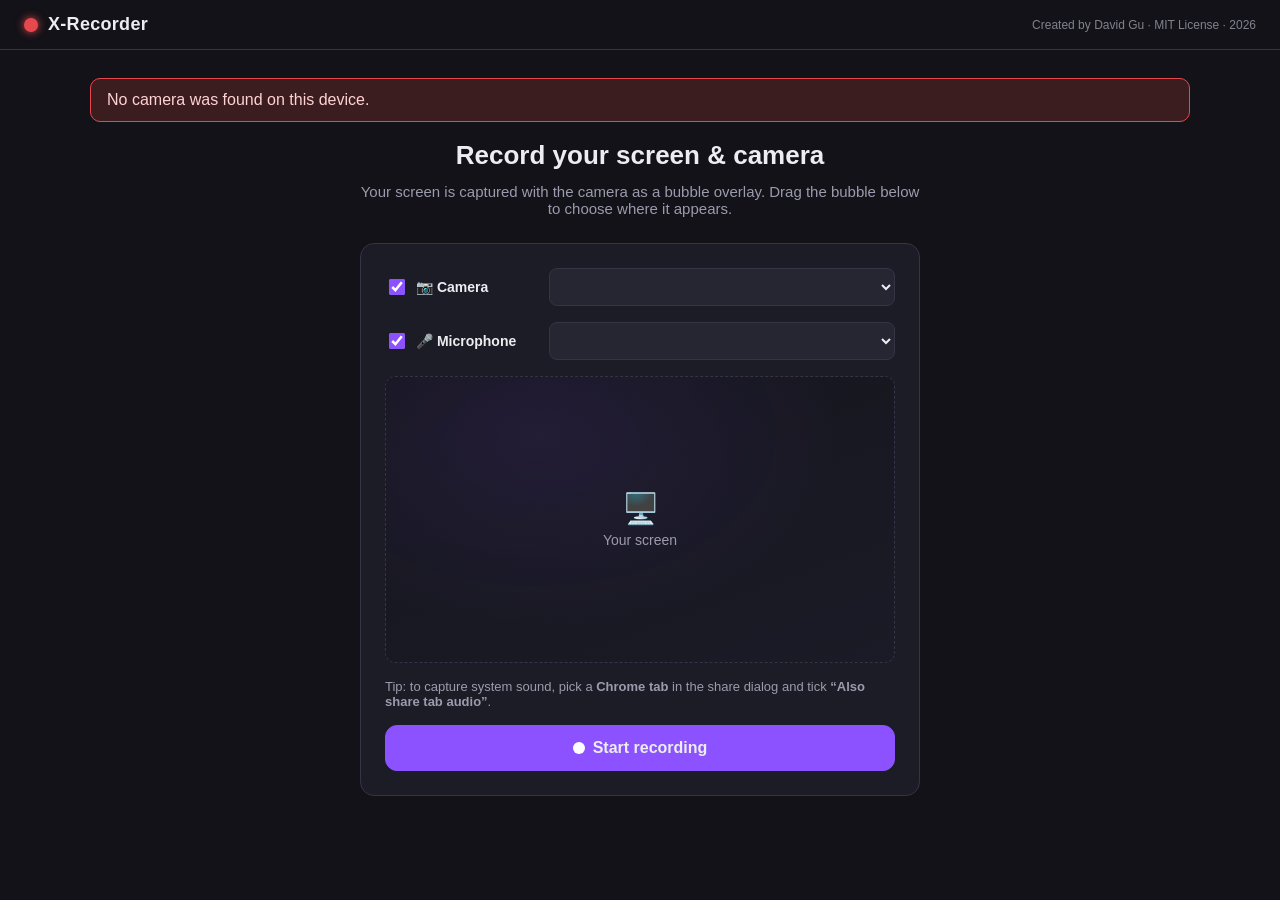
<file: index.html>
<!DOCTYPE html>
<html lang="en">
<head>
  <meta charset="UTF-8">
  <meta name="viewport" content="width=device-width, initial-scale=1.0">
  <title>X-Recorder — Browser Screen Recorder</title>
  <link rel="icon" href="data:image/svg+xml,<svg xmlns='http://www.w3.org/2000/svg' viewBox='0 0 100 100'><circle cx='50' cy='50' r='40' fill='%23e5484d'/></svg>">
  <link rel="stylesheet" href="css/style.css?v=4">
</head>
<body>
  <header class="app-header">
    <span class="logo-dot"></span>
    <span class="logo-text">X-Recorder</span>
    <span class="author-info">Created by David Gu · MIT License · 2026</span>
  </header>

  <main>
    <!-- SETUP -->
    <section id="screen-setup" class="screen active">
      <div id="errorBanner" class="banner hidden"></div>
      <h1>Record your screen &amp; camera</h1>
      <p class="subtitle">Your screen is captured with the camera as a bubble overlay.
        Drag the bubble below to choose where it appears.</p>

      <div class="setup-panel">
        <div class="device-row" id="cameraRow">
          <label class="device-toggle-label" for="cameraSelect">
            <input type="checkbox" id="cameraToggle" checked>
            📷 Camera
          </label>
          <select id="cameraSelect"></select>
        </div>
        <div class="device-row">
          <label class="device-toggle-label" for="micSelect">
            <input type="checkbox" id="micToggle" checked>
            🎤 Microphone
          </label>
          <select id="micSelect"></select>
        </div>
        <div id="setupStage">
          <div class="setup-stage-hint">
            <span class="hint-icon">🖥️</span>
            <span>Your screen</span>
          </div>
          <div id="setupBubble" class="hidden">
            <div class="bubble-clip">
              <video id="thumbVideo" autoplay muted playsinline></video>
            </div>
            <div id="setupHandle" class="bubble-handle"></div>
          </div>
        </div>
        <p class="hint">Tip: to capture system sound, pick a <strong>Chrome tab</strong> in the share
          dialog and tick <strong>“Also share tab audio”</strong>.</p>
        <button id="startBtn" class="btn primary big">
          <span class="rec-glyph"></span> Start recording
        </button>
      </div>
    </section>

    <!-- RECORD -->
    <section id="screen-record" class="screen">
      <div class="stage-area">
        <div id="stageWrap">
          <canvas id="stage" width="1280" height="720"></canvas>
          <div id="bubbleOverlay" class="hidden">
            <div id="bubbleHandle" class="bubble-handle"></div>
          </div>
          <div id="countdownOverlay" class="hidden">
            <div id="countdownNum">3</div>
            <button id="cancelBtn" class="btn ghost">Cancel</button>
          </div>
        </div>
      </div>
      <div id="controlsBar" class="controls hidden">
        <span id="recIndicator" class="rec-dot"></span>
        <span id="timer">00:00</span>
        <span class="divider"></span>
        <button id="pauseBtn" class="btn">⏸ Pause</button>
        <button id="stopBtn" class="btn danger">⏹ Stop</button>
        <span class="divider"></span>
        <button id="micMuteBtn" class="btn">🎤 Mic on</button>
        <button id="sysMuteBtn" class="btn">🔊 System on</button>
        <span class="divider" id="bubbleDivider"></span>
        <button id="shapeBtn" class="btn">▭ Rectangle</button>
        <button id="hideBubbleBtn" class="btn">🚫 Hide camera</button>
      </div>
    </section>

    <!-- PREVIEW -->
    <section id="screen-preview" class="screen">
      <h1>Your recording</h1>
      <video id="previewVideo" controls playsinline></video>
      <div id="previewMeta" class="meta"></div>
      <div class="export-panel">
        <div class="export-row">
          <span class="export-row-label">Resolution</span>
          <div class="res-options">
            <label class="res-chip">
              <input type="radio" name="exportRes" value="1080" checked>
              <span><strong>High</strong> · 1080p</span>
            </label>
            <label class="res-chip">
              <input type="radio" name="exportRes" value="720">
              <span><strong>Medium</strong> · 720p</span>
            </label>
            <label class="res-chip">
              <input type="radio" name="exportRes" value="480">
              <span><strong>Low</strong> · 480p</span>
            </label>
          </div>
        </div>
        <div class="export-row">
          <span class="export-row-label">Frame rate</span>
          <div class="res-options">
            <label class="res-chip">
              <input type="radio" name="exportFps" value="30" checked>
              <span><strong>Smooth</strong> · 30 fps</span>
            </label>
            <label class="res-chip">
              <input type="radio" name="exportFps" value="24">
              <span><strong>Standard</strong> · 24 fps</span>
            </label>
            <label class="res-chip">
              <input type="radio" name="exportFps" value="15">
              <span><strong>Compact</strong> · 15 fps</span>
            </label>
          </div>
        </div>
        <div class="preview-actions">
          <button id="exportBtn" class="btn primary big">⬇ Download MP4</button>
          <button id="againBtn" class="btn ghost big">↺ Record again</button>
        </div>
        <div id="exportProgress" class="export-progress hidden">
          <div class="progress-track"><div id="exportBarFill"></div></div>
          <span id="exportStatus">Converting… 0%</span>
          <button id="exportCancelBtn" class="btn">Cancel</button>
        </div>
        <p class="hint export-hint">Converting to MP4 takes about as long as the recording itself.
          In a hurry? <a id="downloadLink" download>Download the original WebM</a> instantly.</p>
      </div>
    </section>
  </main>

  <script type="module" src="js/main.js"></script>
</body>
</html>
</file>
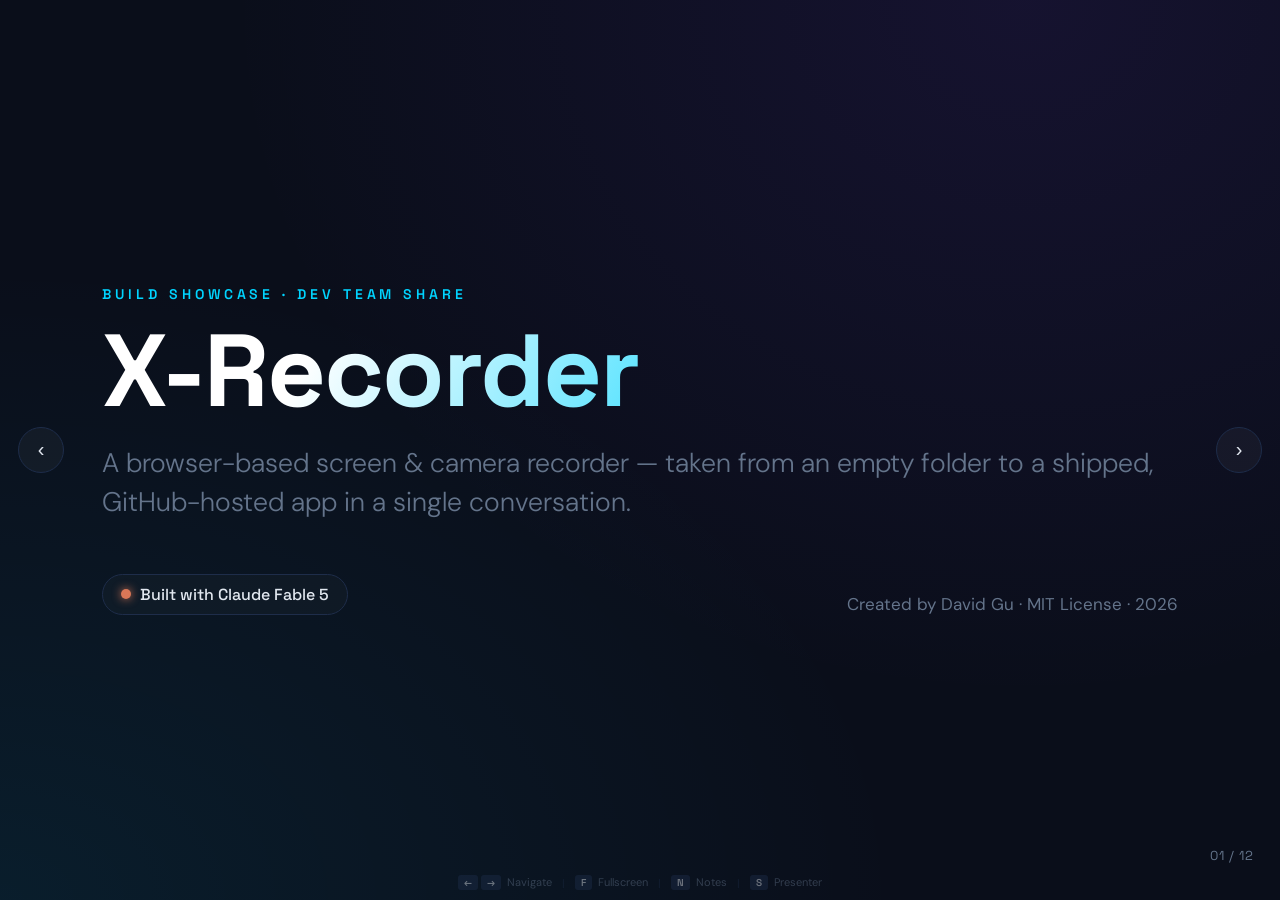
<file: docs/Built Screen Recorder with Claude Fable 5 and My Experience.html>
<!DOCTYPE html>
<html lang="en">
<head>
<meta charset="UTF-8">
<meta name="viewport" content="width=device-width, initial-scale=1.0">
<title>X-Recorder — Build Showcase</title>
<link rel="preconnect" href="https://fonts.googleapis.com">
<link rel="preconnect" href="https://fonts.gstatic.com" crossorigin>
<link href="https://fonts.googleapis.com/css2?family=Space+Grotesk:wght@300;400;500;600;700&family=DM+Sans:wght@300;400;500;700&display=swap" rel="stylesheet">
<style>
:root {
  --bg: #0a0e1a;
  --slide-bg: #0f1629;
  --primary: #00d4ff;
  --accent: #7c3aed;
  --claude: #d97757;
  --text: #e2e8f0;
  --text-muted: #64748b;
  --border: #1e2d4a;
  --title-font: 'Space Grotesk', sans-serif;
  --body-font: 'DM Sans', sans-serif;
  --slide-shadow: 0 0 60px rgba(0, 212, 255, 0.1);
  --progress-color: linear-gradient(90deg, #00d4ff, #7c3aed);
}
* { box-sizing: border-box; margin: 0; padding: 0; }
html, body { height: 100%; }
body {
  background: var(--bg);
  color: var(--text);
  font-family: var(--body-font);
  overflow: hidden;
}
#deck {
  position: relative;
  width: 100vw;
  height: 100vh;
}
.slide {
  position: absolute;
  inset: 0;
  display: flex;
  flex-direction: column;
  justify-content: center;
  padding: 6vh 8vw;
  opacity: 0;
  transform: translateX(60px);
  transition: opacity 0.45s ease, transform 0.45s ease;
  pointer-events: none;
  background:
    radial-gradient(ellipse at 80% 0%, rgba(124,58,237,0.10), transparent 55%),
    radial-gradient(ellipse at 0% 100%, rgba(0,212,255,0.08), transparent 50%),
    var(--bg);
}
.slide.active { opacity: 1; transform: translateX(0); pointer-events: all; }
.slide.exit { opacity: 0; transform: translateX(-60px); }

.eyebrow {
  font-family: var(--title-font);
  font-size: clamp(11px, 1.1vw, 14px);
  font-weight: 600;
  letter-spacing: 0.28em;
  text-transform: uppercase;
  color: var(--primary);
  margin-bottom: 18px;
}
h1 {
  font-family: var(--title-font);
  font-weight: 700;
  font-size: clamp(48px, 8vw, 110px);
  line-height: 0.98;
  letter-spacing: -0.02em;
  background: linear-gradient(120deg, #fff 20%, var(--primary) 70%, var(--accent));
  -webkit-background-clip: text; background-clip: text;
  -webkit-text-fill-color: transparent;
}
h2 {
  font-family: var(--title-font);
  font-weight: 700;
  font-size: clamp(30px, 4.4vw, 58px);
  line-height: 1.05;
  letter-spacing: -0.015em;
  margin-bottom: 28px;
}
h2 .hl { color: var(--primary); }
h2 .claude { color: var(--claude); }
.subtitle {
  font-size: clamp(17px, 2.1vw, 27px);
  color: var(--text-muted);
  font-weight: 300;
  max-width: 60ch;
  margin-top: 22px;
  line-height: 1.45;
}
ul { list-style: none; max-width: 78ch; }
li {
  position: relative;
  padding-left: 36px;
  margin-bottom: 20px;
  font-size: clamp(16px, 1.9vw, 23px);
  line-height: 1.45;
  opacity: 0;
  transform: translateY(12px);
}
.slide.active li { animation: rise 0.5s ease forwards; }
.slide.active li:nth-child(1) { animation-delay: 0.12s; }
.slide.active li:nth-child(2) { animation-delay: 0.22s; }
.slide.active li:nth-child(3) { animation-delay: 0.32s; }
.slide.active li:nth-child(4) { animation-delay: 0.42s; }
.slide.active li:nth-child(5) { animation-delay: 0.52s; }
@keyframes rise { to { opacity: 1; transform: translateY(0); } }
li::before {
  content: '';
  position: absolute;
  left: 0; top: 0.55em;
  width: 14px; height: 14px;
  border-radius: 3px;
  background: var(--progress-color);
}
li strong { color: #fff; font-weight: 700; }
li .dim { color: var(--text-muted); }

.footer-row {
  display: flex;
  justify-content: space-between;
  align-items: flex-end;
  margin-top: 52px;
  flex-wrap: wrap;
  gap: 16px;
}
.pill {
  display: inline-flex;
  align-items: center;
  gap: 9px;
  font-family: var(--title-font);
  font-size: clamp(12px, 1.3vw, 16px);
  font-weight: 500;
  padding: 9px 18px;
  border-radius: 999px;
  border: 1px solid var(--border);
  background: rgba(255,255,255,0.02);
}
.pill .dot { width: 10px; height: 10px; border-radius: 50%; background: var(--claude); box-shadow: 0 0 10px var(--claude); }
.byline { color: var(--text-muted); font-size: clamp(13px, 1.4vw, 17px); }

/* agenda */
.agenda-grid {
  display: grid;
  grid-template-columns: repeat(2, 1fr);
  gap: 16px 28px;
  margin-top: 12px;
  max-width: 1000px;
}
.agenda-item {
  display: flex; align-items: center; gap: 16px;
  padding: 16px 20px;
  border: 1px solid var(--border);
  border-radius: 12px;
  background: rgba(255,255,255,0.015);
  font-size: clamp(15px, 1.7vw, 20px);
}
.agenda-item .n {
  font-family: var(--title-font); font-weight: 700;
  color: var(--primary); font-size: clamp(18px,2vw,26px);
  min-width: 36px;
}

/* two column */
.cols { display: grid; grid-template-columns: 1fr 1fr; gap: 44px; align-items: start; }
.col h3 {
  font-family: var(--title-font); font-size: clamp(16px,1.7vw,20px);
  color: var(--primary); margin-bottom: 16px; letter-spacing: 0.04em;
}
.col.claude h3 { color: var(--claude); }

/* callout */
.callout {
  margin-top: 30px;
  border-left: 4px solid var(--claude);
  background: linear-gradient(90deg, rgba(217,119,87,0.12), transparent 80%);
  padding: 20px 26px;
  border-radius: 0 12px 12px 0;
  font-size: clamp(16px, 1.9vw, 23px);
  line-height: 1.5;
  max-width: 80ch;
}
.callout strong { color: var(--claude); }

/* image slide */
.shot-wrap {
  margin-top: 8px;
  display: flex;
  justify-content: center;
}
.shot {
  max-width: min(78vw, 1000px);
  max-height: 60vh;
  border-radius: 14px;
  border: 1px solid var(--border);
  box-shadow: 0 24px 70px rgba(0,0,0,0.55), 0 0 50px rgba(0,212,255,0.08);
}
.caption {
  margin-top: 22px;
  text-align: center;
  color: var(--text-muted);
  font-size: clamp(14px, 1.6vw, 20px);
  max-width: 72ch;
  margin-left: auto; margin-right: auto;
  line-height: 1.45;
}
.caption b { color: var(--text); font-weight: 600; }

/* before/after */
.ba { display: grid; grid-template-columns: 1fr auto 1fr; gap: 26px; align-items: center; margin-top: 6px; }
.ba figure { text-align: center; }
.ba img { width: 100%; border-radius: 12px; border: 1px solid var(--border); box-shadow: 0 16px 44px rgba(0,0,0,0.5); }
.ba figcaption { margin-top: 12px; color: var(--text-muted); font-size: clamp(13px,1.5vw,18px); }
.ba .arrow { font-size: clamp(28px, 4vw, 52px); color: var(--primary); }
.ba figcaption b { color: var(--text); }

/* stats */
.stats-grid {
  display: grid;
  grid-template-columns: repeat(3, 1fr);
  gap: 26px;
  margin-top: 16px;
}
.stat {
  border: 1px solid var(--border);
  border-radius: 16px;
  padding: 30px 26px;
  background: rgba(255,255,255,0.015);
}
.stat .num {
  font-family: var(--title-font);
  font-weight: 700;
  font-size: clamp(40px, 6vw, 80px);
  line-height: 1;
  background: linear-gradient(120deg, var(--primary), var(--accent));
  -webkit-background-clip: text; background-clip: text;
  -webkit-text-fill-color: transparent;
}
.stat .lbl { margin-top: 12px; color: var(--text-muted); font-size: clamp(13px,1.5vw,18px); }

/* closing */
.closing-line {
  font-family: var(--title-font);
  font-weight: 700;
  font-size: clamp(26px, 3.6vw, 50px);
  margin-top: 36px;
  background: linear-gradient(120deg, #fff, var(--claude));
  -webkit-background-clip: text; background-clip: text;
  -webkit-text-fill-color: transparent;
}
.repo {
  margin-top: 26px;
  font-family: var(--title-font);
  font-size: clamp(15px,1.8vw,22px);
  color: var(--primary);
}

/* progress bar */
#progress {
  position: fixed; top: 0; left: 0; height: 4px;
  background: var(--progress-color);
  width: 0%; z-index: 50; transition: width 0.4s ease;
  box-shadow: 0 0 12px rgba(0,212,255,0.5);
}
/* nav */
.nav-btn {
  position: fixed; top: 50%; transform: translateY(-50%);
  width: 46px; height: 46px; border-radius: 50%;
  background: rgba(255,255,255,0.04);
  border: 1px solid var(--border);
  color: var(--text); font-size: 20px; cursor: pointer;
  z-index: 45; transition: background 0.2s, border-color 0.2s;
  display: flex; align-items: center; justify-content: center;
}
.nav-btn:hover { background: var(--accent); border-color: var(--accent); }
#prevBtn { left: 18px; }
#nextBtn { right: 18px; }
#counter {
  position: fixed; bottom: 36px; right: 26px;
  font-family: var(--title-font); font-size: 13px;
  color: var(--text-muted); z-index: 45; letter-spacing: 0.08em;
}
/* shortcut bar */
#shortcut-bar {
  position: fixed; bottom: 10px; left: 50%; transform: translateX(-50%);
  display: flex; align-items: center; gap: 10px;
  font-size: 11px; color: var(--text-muted); opacity: 0.45;
  z-index: 40; pointer-events: none; transition: opacity 0.3s;
}
#shortcut-bar:hover { opacity: 0.85; pointer-events: auto; }
#shortcut-bar kbd {
  display: inline-block; background: var(--border); color: var(--text);
  padding: 1px 6px; border-radius: 3px; font-family: var(--title-font);
  font-size: 10px; font-weight: 600; margin-right: 3px;
}
.sk-sep { color: var(--border); }
body.fs #shortcut-bar, body.fs #counter, body.fs .nav-btn { display: none; }
/* notes */
#notes {
  position: fixed; bottom: 0; left: 0; right: 0;
  background: rgba(10,14,26,0.97);
  border-top: 1px solid var(--border);
  padding: 22px 8vw; z-index: 60;
  display: none; max-height: 38vh; overflow: auto;
}
body.show-notes #notes { display: block; }
#notes h4 { font-family: var(--title-font); color: var(--primary); font-size: 13px; letter-spacing: 0.14em; text-transform: uppercase; margin-bottom: 10px; }
#notes p { color: var(--text); font-size: 16px; line-height: 1.6; margin-bottom: 8px; }
.speaker-notes, .presenter-script { display: none; }
.logo-dot { display:inline-block; width: 16px; height: 16px; border-radius: 50%; background: var(--claude); box-shadow: 0 0 14px var(--claude); vertical-align: middle; margin-right: 4px; }
</style>
</head>
<body>
<div id="progress"></div>
<div id="deck">

  <!-- 1 TITLE -->
  <section class="slide active">
    <div class="eyebrow">Build Showcase · Dev Team Share</div>
    <h1>X&#8209;Recorder</h1>
    <p class="subtitle">A browser-based screen &amp; camera recorder — taken from an empty folder to a shipped, GitHub-hosted app in a single conversation.</p>
    <div class="footer-row">
      <span class="pill"><span class="dot"></span> Built with Claude Fable 5</span>
      <span class="byline">Created by David Gu · MIT License · 2026</span>
    </div>
    <div class="speaker-notes"><p>Set the scene: this whole product was built collaboratively with Claude Fable 5 in one working session.</p></div>
    <div class="presenter-script"><p>Hi everyone. I want to walk you through X-Recorder — a browser-based screen and camera recorder I built recently.</p><p>What makes this interesting isn't just the app — it's how it was built: from an empty folder to a shipped GitHub repo in a single conversation, working with Anthropic's new Claude Fable 5 model.</p></div>
  </section>

  <!-- 2 AGENDA -->
  <section class="slide">
    <div class="eyebrow">What we'll cover</div>
    <h2>The walkthrough</h2>
    <div class="agenda-grid">
      <div class="agenda-item"><span class="n">01</span> The brief — what we set out to build</div>
      <div class="agenda-item"><span class="n">02</span> Built with Claude Fable 5</div>
      <div class="agenda-item"><span class="n">03</span> Architecture &amp; the app</div>
      <div class="agenda-item"><span class="n">04</span> How it evolved, iteration by iteration</div>
      <div class="agenda-item"><span class="n">05</span> Engineering wins</div>
      <div class="agenda-item"><span class="n">06</span> By the numbers &amp; takeaways</div>
    </div>
    <div class="speaker-notes"><p>Roadmap slide — keep it quick.</p></div>
    <div class="presenter-script"><p>Here's the path: the brief, the model that built it, the architecture, how it evolved request by request, the trickier engineering problems we solved, and finally the numbers and what I took away from it.</p></div>
  </section>

  <!-- 3 THE BRIEF -->
  <section class="slide">
    <div class="eyebrow">01 · The brief</div>
    <h2>A <span class="hl">Clipchamp-style</span> recorder, in the browser</h2>
    <ul>
      <li><strong>Record the screen</strong> and capture the speaker via the laptop camera</li>
      <li>Camera shown as a <strong>movable picture-in-picture bubble</strong>, burned into the final video</li>
      <li>Mix <strong>microphone + system audio</strong>; countdown, pause/resume, preview &amp; download</li>
      <li class="dim">Self-imposed constraints: <strong>vanilla JS</strong>, no build step, no dependencies — runs as static files</li>
    </ul>
    <div class="speaker-notes"><p>The reference was Clipchamp's recorder. Constraint: keep it dependency-free.</p></div>
    <div class="presenter-script"><p>The brief was simple: a screen recorder like Clipchamp's, that also captures you on webcam as a little bubble over the screen — and bakes both into one video file.</p><p>I deliberately constrained it to plain HTML, CSS and JavaScript — no framework, no build step, no dependencies. Everything uses native browser APIs.</p></div>
  </section>

  <!-- 4 FABLE 5 (HIGHLIGHT) -->
  <section class="slide">
    <div class="eyebrow" style="color:var(--claude)">02 · The model</div>
    <h2>Built with <span class="claude">Claude Fable 5</span></h2>
    <ul>
      <li>First model in Anthropic's new <strong>Claude 5 family</strong></li>
      <li>A new <strong>Mythos-class tier</strong> that sits <strong>above Claude Opus</strong> in capability</li>
      <li>Anthropic's <strong>most intelligent generally available</strong> model — knowledge cutoff Jan 2026</li>
    </ul>
    <div class="callout">
      <strong>Agentic by default:</strong> it planned the work, wrote the code, drove a real Chrome browser to test it, caught its own bugs, and pushed to GitHub — autonomously.
    </div>
    <div class="speaker-notes"><p>This is the headline slide. Stress: above Opus, agentic end-to-end.</p></div>
    <div class="presenter-script"><p>The whole thing was built with Claude Fable 5 — the first model in Anthropic's new Claude 5 family.</p><p>Fable 5 is part of a new Mythos-class tier that sits above Claude Opus, and it's their most intelligent generally available model, with a knowledge cutoff of January 2026.</p><p>But the capability that mattered most here was that it's agentic: it didn't just write code — it planned the approach, drove an actual browser to verify behaviour, caught its own bugs, and shipped to GitHub on its own.</p></div>
  </section>

  <!-- 5 ARCHITECTURE -->
  <section class="slide">
    <div class="eyebrow">03 · Architecture</div>
    <h2>How it works under the hood</h2>
    <div class="cols">
      <div class="col">
        <h3>Capture &amp; compositing</h3>
        <ul>
          <li><strong>Canvas compositing</strong> — screen + camera drawn onto one <code>&lt;canvas&gt;</code> that is <em>both</em> the live preview and the recorded surface (WYSIWYG)</li>
          <li><strong>Worker-driven draw loop</strong> — frames keep flowing even when the tab is in the background</li>
        </ul>
      </div>
      <div class="col">
        <h3>Recording &amp; audio</h3>
        <ul>
          <li><strong>MediaRecorder</strong> → VP9/Opus WebM, codec-negotiated</li>
          <li><strong>Web Audio mixing</strong> — mic + system audio with live mute gains</li>
        </ul>
      </div>
    </div>
    <div class="callout" style="border-left-color:var(--primary);background:linear-gradient(90deg,rgba(0,212,255,0.10),transparent 80%)">
      <strong style="color:var(--primary)">9 ES modules · 0 dependencies</strong> — plain HTML, CSS and JavaScript, served as static files.
    </div>
    <div class="speaker-notes"><p>The canvas-is-the-recording trick is the core idea. Worker loop is the key robustness trick.</p></div>
    <div class="presenter-script"><p>Architecturally, the clever bit is that a single canvas is both what you see and what gets recorded — so the camera bubble is always exactly where you placed it.</p><p>The draw loop is driven by a Web Worker timer instead of requestAnimationFrame, because rAF freezes when you switch tabs — which is exactly when you're recording another tab. Audio is mic plus system sound mixed through the Web Audio API. It's nine small modules, zero dependencies.</p></div>
  </section>

  <!-- 6 SCREENSHOT: SETUP -->
  <section class="slide">
    <div class="eyebrow">03 · The app</div>
    <h2>The setup screen</h2>
    <div class="shot-wrap"><img class="shot" src="[data-uri]" alt="X-Recorder setup screen"></div>
    <p class="caption">A single <b>Screen &amp; Camera</b> flow. The live camera bubble sits on a screen mockup — <b>drag it to place and size it</b> before you ever hit record. Toggles for camera and microphone sit right above.</p>
    <div class="speaker-notes"><p>Point at the draggable bubble and the device toggles.</p></div>
    <div class="presenter-script"><p>This is the setup screen. You pick your camera and mic, and you see your live camera as a bubble on a mock-up of your screen. You drag it to exactly where you want it before recording — and that position carries straight through to the recording.</p></div>
  </section>

  <!-- 7 ITERATION -->
  <section class="slide">
    <div class="eyebrow">04 · How it evolved</div>
    <h2>Shaped through <span class="hl">~14 focused requests</span></h2>
    <div class="ba">
      <figure>
        <img src="[data-uri]" alt="original three-mode setup">
        <figcaption><b>Before</b> — three modes (Screen &amp; Camera / Screen / Camera)</figcaption>
      </figure>
      <div class="arrow">&#10142;</div>
      <figure>
        <img src="[data-uri]" alt="simplified single-mode setup">
        <figcaption><b>After</b> — one focused flow + drag-to-place preview</figcaption>
      </figure>
    </div>
    <p class="caption">Simplify to one mode · live drag-to-place camera · camera on/off toggle · rebrand to X-Recorder + credit · smaller default bubble — each a quick, verified change.</p>
    <div class="speaker-notes"><p>Show that it was conversational and incremental, each step tested.</p></div>
    <div class="presenter-script"><p>It didn't arrive fully formed — it evolved through about fourteen focused requests. We started with three recording modes, then simplified down to one Screen-and-Camera flow with the drag-to-place preview. Added a camera on/off toggle, rebranded it to X-Recorder with a credit line, shrank the default bubble. Each change was small and individually verified in the browser.</p></div>
  </section>

  <!-- 8 SCREENSHOT: EXPORT -->
  <section class="slide">
    <div class="eyebrow">04 · The app</div>
    <h2>Export, tuned for file size</h2>
    <div class="shot-wrap"><img class="shot" src="[data-uri]" alt="X-Recorder export screen with resolution and frame-rate options"></div>
    <p class="caption">In-browser <b>MP4 export</b> — choose resolution (1080 / 720 / 480p) and frame rate (30 / 24 / 15 fps) to trade quality for size. The low end comes out <b>~71% smaller</b>.</p>
    <div class="speaker-notes"><p>Highlight that this is real in-browser transcoding, no server.</p></div>
    <div class="presenter-script"><p>When you stop, you preview the recording and export it to MP4 — choosing both resolution and frame rate to control file size. Picking the low settings produces a file about seventy percent smaller. And this transcoding happens entirely in the browser — no server, no FFmpeg.</p></div>
  </section>

  <!-- 9 ENGINEERING WINS -->
  <section class="slide">
    <div class="eyebrow">05 · Engineering wins</div>
    <h2>The problems worth solving</h2>
    <ul>
      <li><strong>Background-tab recording</strong> — a Web Worker tick replaces <code>requestAnimationFrame</code> so recording never freezes when you switch tabs</li>
      <li><strong>QuickTime-compatible MP4</strong> — H.264 packaging fixed (avc3 → avc1) and <strong>verified against Apple's own AVFoundation</strong></li>
      <li><strong>True in-browser transcode</strong> — WebM re-encoded to MP4 via a second MediaRecorder, no server</li>
      <li><strong>WYSIWYG output</strong> — bubble position, size and shape changes are burned into the video live</li>
    </ul>
    <div class="speaker-notes"><p>These are the non-obvious wins — the QuickTime fix is a good story.</p></div>
    <div class="presenter-script"><p>A few problems were genuinely worth solving. Keeping the recording alive when the tab is backgrounded. Making the MP4 actually open in QuickTime — that was a codec-packaging fix, validated against Apple's own media framework. Doing the WebM-to-MP4 transcode purely client-side. And making the output truly what-you-see-is-what-you-get.</p></div>
  </section>

  <!-- 10 STATS -->
  <section class="slide">
    <div class="eyebrow">06 · By the numbers</div>
    <h2>What got shipped</h2>
    <div class="stats-grid">
      <div class="stat"><div class="num">2,002</div><div class="lbl">lines of code</div></div>
      <div class="stat"><div class="num">9</div><div class="lbl">ES modules</div></div>
      <div class="stat"><div class="num">0</div><div class="lbl">dependencies</div></div>
      <div class="stat"><div class="num">22<span style="font-size:0.5em"> KB</span></div><div class="lbl">zipped for deploy</div></div>
      <div class="stat"><div class="num">~14</div><div class="lbl">iterations</div></div>
      <div class="stat"><div class="num">1</div><div class="lbl">conversation</div></div>
    </div>
    <div class="speaker-notes"><p>Let the numbers land — especially 0 dependencies and 1 conversation.</p></div>
    <div class="presenter-script"><p>By the numbers: about two thousand lines across nine modules, zero dependencies, twenty-two kilobytes zipped. Roughly fourteen iterations — all in one conversation.</p></div>
  </section>

  <!-- 11 HOW FABLE 5 WORKED -->
  <section class="slide">
    <div class="eyebrow">06 · The workflow</div>
    <h2>How <span class="claude">Fable 5</span> actually worked</h2>
    <ul>
      <li><strong>Planned first</strong> — explored the problem, drafted an approach, confirmed scope before writing code</li>
      <li><strong>Tested in a real browser</strong> — drove Chrome via Playwright: screenshots, console checks, replaying the actual media files</li>
      <li><strong>Caught its own bugs</strong> — a Start-button re-entrancy race and the avc3/QuickTime issue, both found during verification</li>
      <li><strong>Shipped end-to-end</strong> — cleaned the tree, zipped it, set git identity, pushed a private GitHub repo</li>
    </ul>
    <div class="speaker-notes"><p>This is the "why this matters for us" slide — the agentic loop closed itself.</p></div>
    <div class="presenter-script"><p>Here's what stood out about working with Fable 5. It planned before coding. It tested in a real browser — taking screenshots, reading the console, even re-importing the exported video files to confirm they played. It caught bugs I never reported — a race condition on the Start button, and the QuickTime codec issue — during its own verification. And it handled the full ship: cleanup, zipping, git, and pushing to GitHub.</p></div>
  </section>

  <!-- 12 CLOSING -->
  <section class="slide">
    <div class="eyebrow">Wrap-up</div>
    <h2><span class="logo-dot"></span> X-Recorder is shipped</h2>
    <ul>
      <li>Live on GitHub (private) — <strong>github.com/David0806SG/x-recorder</strong></li>
      <li>Pure static files — <strong>deploy anywhere with HTTPS</strong> (GitHub Pages, Netlify, Cloudflare Pages)</li>
      <li>MIT licensed · Created by David Gu · 2026</li>
    </ul>
    <div class="closing-line">One model. One conversation. A shipped product.</div>
    <div class="repo">Questions? Let's record something. 🎬</div>
    <div class="speaker-notes"><p>Close strong; offer a live demo.</p></div>
    <div class="presenter-script"><p>To wrap up: X-Recorder is on GitHub, it's pure static files so it deploys anywhere with HTTPS, and it's MIT licensed.</p><p>One model, one conversation, a shipped product. Happy to do a live demo — let's record something. Thank you.</p></div>
  </section>

</div>

<div id="progress"></div>
<button class="nav-btn" id="prevBtn" aria-label="Previous">&#8249;</button>
<button class="nav-btn" id="nextBtn" aria-label="Next">&#8250;</button>
<div id="counter">01 / 12</div>
<div id="shortcut-bar">
  <span class="sk"><kbd>&larr;</kbd><kbd>&rarr;</kbd> Navigate</span><span class="sk-sep">|</span>
  <span class="sk"><kbd>F</kbd> Fullscreen</span><span class="sk-sep">|</span>
  <span class="sk"><kbd>N</kbd> Notes</span><span class="sk-sep">|</span>
  <span class="sk"><kbd>S</kbd> Presenter</span>
</div>
<div id="notes"><h4>Speaker notes</h4><div id="notes-body"></div></div>

<script>
const slides = [...document.querySelectorAll('.slide')];
const total = slides.length;
let currentSlide = 0;
const pad = n => String(n).padStart(2, '0');

function updateUI() {
  document.getElementById('progress').style.width = ((currentSlide) / (total - 1) * 100) + '%';
  document.getElementById('counter').textContent = pad(currentSlide + 1) + ' / ' + pad(total);
  const notes = slides[currentSlide].querySelector('.speaker-notes');
  document.getElementById('notes-body').innerHTML = notes ? notes.innerHTML : '<p><em>No notes.</em></p>';
}
function goTo(n) {
  const target = Math.max(0, Math.min(n, total - 1));
  if (target === currentSlide) { updateUI(); return; }
  slides[currentSlide].classList.add('exit');
  slides[currentSlide].classList.remove('active');
  setTimeout(() => slides.forEach((s,i) => { if (i!==target) s.classList.remove('exit'); }), 450);
  currentSlide = target;
  slides[currentSlide].classList.remove('exit');
  slides[currentSlide].classList.add('active');
  updateUI();
  broadcastSlideChange();
}
function next() { goTo(currentSlide + 1); }
function prev() { goTo(currentSlide - 1); }

document.getElementById('nextBtn').onclick = next;
document.getElementById('prevBtn').onclick = prev;

function toggleFullscreen() {
  if (!document.fullscreenElement) { document.documentElement.requestFullscreen?.(); document.body.classList.add('fs'); }
  else { document.exitFullscreen?.(); document.body.classList.remove('fs'); }
}
document.addEventListener('fullscreenchange', () => {
  document.body.classList.toggle('fs', !!document.fullscreenElement);
});
function toggleNotes() { document.body.classList.toggle('show-notes'); }

document.addEventListener('keydown', e => {
  if (e.key === 'ArrowRight' || e.key === 'ArrowDown' || e.key === ' ') { e.preventDefault(); next(); }
  else if (e.key === 'ArrowLeft' || e.key === 'ArrowUp') { prev(); }
  else if (e.key === 'f' || e.key === 'F') { toggleFullscreen(); }
  else if (e.key === 'n' || e.key === 'N') { toggleNotes(); }
  else if (e.key === 's' || e.key === 'S') { openPresenterMode(); }
});

// ============ PRESENTER MODE ============
let presenterWin = null;
const syncChannel = new BroadcastChannel('remotion-slide-sync');
function broadcastSlideChange() { syncChannel.postMessage({ type: 'slide-change', index: currentSlide }); }
function collectPresenterPayload() {
  return {
    totalSlides: slides.length,
    slideHTML: slides.map(s => {
      const clone = s.cloneNode(true);
      clone.querySelectorAll('.speaker-notes, .presenter-script').forEach(n => n.remove());
      return clone.innerHTML;
    }),
    scripts: slides.map(s => {
      const script = s.querySelector('.presenter-script');
      const notes = s.querySelector('.speaker-notes');
      return (script || notes)?.innerHTML || '<em>No script for this slide.</em>';
    })
  };
}
syncChannel.addEventListener('message', e => {
  const msg = e.data;
  if (msg.type === 'request-state') {
    syncChannel.postMessage({ type: 'state', index: currentSlide, ...collectPresenterPayload() });
  }
  if (msg.type === 'nav') {
    if (msg.action === 'next') next();
    else if (msg.action === 'prev') prev();
    else if (typeof msg.index === 'number') goTo(msg.index);
  }
});
function openPresenterMode() {
  if (presenterWin && !presenterWin.closed) { presenterWin.focus(); return; }
  const w = Math.round(screen.availWidth * 0.75);
  const h = Math.round(screen.availHeight * 0.75);
  presenterWin = window.open('', 'remotion-presenter', `width=${w},height=${h},menubar=no,toolbar=no,location=no`);
  if (!presenterWin) { alert('Please allow popups for this site to use Presenter Mode.'); return; }
  presenterWin.document.write(PRESENTER_HTML);
  presenterWin.document.close();
}

const PRESENTER_HTML = `<!DOCTYPE html>
<html lang="en"><head><meta charset="UTF-8"><title>Presenter Mode · X-Recorder</title>
<style>
:root{--bg:#0a0e1a;--card-bg:#0f1629;--card-border:#1e2d4a;--accent:#00d4ff;--text:#e2e8f0;--text-dim:#64748b;--snap-glow:#00d4ff;}
*{box-sizing:border-box;margin:0;padding:0;}
body{background:var(--bg);color:var(--text);font-family:-apple-system,'Segoe UI',system-ui,sans-serif;overflow:hidden;height:100vh;width:100vw;position:relative;}
.card{position:absolute;background:var(--card-bg);border:1px solid var(--card-border);border-radius:10px;display:flex;flex-direction:column;min-width:220px;min-height:140px;box-shadow:0 8px 24px rgba(0,0,0,0.4);transition:box-shadow 0.15s ease;}
.card.snapping{box-shadow:0 0 0 2px var(--snap-glow),0 8px 24px rgba(0,212,255,0.3);}
.card-header{padding:8px 12px;background:rgba(255,255,255,0.03);border-bottom:1px solid var(--card-border);cursor:move;user-select:none;font-size:11px;font-weight:600;letter-spacing:0.08em;text-transform:uppercase;color:var(--text-dim);border-radius:10px 10px 0 0;display:flex;justify-content:space-between;align-items:center;}
.card-body{flex:1;overflow:auto;padding:14px;}
.rh{position:absolute;background:transparent;}
.rh-n{top:-3px;left:10px;right:10px;height:6px;cursor:ns-resize;}.rh-s{bottom:-3px;left:10px;right:10px;height:6px;cursor:ns-resize;}
.rh-e{top:10px;bottom:10px;right:-3px;width:6px;cursor:ew-resize;}.rh-w{top:10px;bottom:10px;left:-3px;width:6px;cursor:ew-resize;}
.rh-ne{top:-4px;right:-4px;width:10px;height:10px;cursor:nesw-resize;}.rh-nw{top:-4px;left:-4px;width:10px;height:10px;cursor:nwse-resize;}
.rh-se{bottom:-4px;right:-4px;width:10px;height:10px;cursor:nwse-resize;}.rh-sw{bottom:-4px;left:-4px;width:10px;height:10px;cursor:nesw-resize;}
#current-mirror,#next-mirror{width:100%;height:100%;background:#0a0e1a;color:#e2e8f0;border-radius:6px;padding:16px;overflow:hidden;font-size:10px;transform-origin:top left;}
#current-mirror h1,#next-mirror h1{font-size:34px;} #current-mirror h2,#next-mirror h2{font-size:20px;}
#script{font-size:18px;line-height:1.7;color:#e2e8f0;}#script p{margin-bottom:12px;}
#timer{display:flex;flex-direction:column;align-items:center;justify-content:center;height:100%;gap:16px;}
#timer-display{font-size:48px;font-variant-numeric:tabular-nums;font-weight:300;letter-spacing:0.02em;}
.timer-controls{display:flex;gap:8px;}
.timer-btn{background:var(--card-border);color:var(--text);border:none;padding:8px 16px;border-radius:6px;cursor:pointer;font-size:13px;font-weight:500;}
.timer-btn:hover{background:var(--accent);color:#0a0e1a;}
.nav-strip{position:fixed;bottom:12px;left:50%;transform:translateX(-50%);background:rgba(15,22,41,0.92);padding:6px 12px;border-radius:20px;display:flex;gap:8px;z-index:1000;border:1px solid var(--card-border);}
.nav-strip button{background:transparent;color:var(--text);border:none;padding:4px 10px;cursor:pointer;border-radius:4px;font-size:13px;}
.nav-strip button:hover{background:var(--accent);color:#0a0e1a;}
.nav-strip .counter{padding:4px 8px;color:var(--text-dim);font-size:12px;}
</style></head><body>
<div class="card" id="card-current" data-card="current"><div class="card-header">Current Slide <span id="current-num" style="color:var(--accent)">1</span></div><div class="card-body"><div id="current-mirror"></div></div><div class="rh rh-n"></div><div class="rh rh-s"></div><div class="rh rh-e"></div><div class="rh rh-w"></div><div class="rh rh-ne"></div><div class="rh rh-nw"></div><div class="rh rh-se"></div><div class="rh rh-sw"></div></div>
<div class="card" id="card-next" data-card="next"><div class="card-header">Next Slide</div><div class="card-body"><div id="next-mirror"></div></div><div class="rh rh-n"></div><div class="rh rh-s"></div><div class="rh rh-e"></div><div class="rh rh-w"></div><div class="rh rh-ne"></div><div class="rh rh-nw"></div><div class="rh rh-se"></div><div class="rh rh-sw"></div></div>
<div class="card" id="card-script" data-card="script"><div class="card-header">Speaker Script · &#36880;&#23383;&#31295;</div><div class="card-body" id="script"></div><div class="rh rh-n"></div><div class="rh rh-s"></div><div class="rh rh-e"></div><div class="rh rh-w"></div><div class="rh rh-ne"></div><div class="rh rh-nw"></div><div class="rh rh-se"></div><div class="rh rh-sw"></div></div>
<div class="card" id="card-timer" data-card="timer"><div class="card-header">Timer</div><div class="card-body"><div id="timer"><div id="timer-display">00:00</div><div class="timer-controls"><button class="timer-btn" id="t-start">Start</button><button class="timer-btn" id="t-reset">Reset</button></div></div></div><div class="rh rh-n"></div><div class="rh rh-s"></div><div class="rh rh-e"></div><div class="rh rh-w"></div><div class="rh rh-ne"></div><div class="rh rh-nw"></div><div class="rh rh-se"></div><div class="rh rh-sw"></div></div>
<div class="nav-strip"><button id="p-prev">&#9664; Prev</button><span class="counter"><span id="p-current">1</span> / <span id="p-total">1</span></span><button id="p-next">Next &#9654;</button></div>
<script>
const SNAP=12;const channel=new BroadcastChannel('remotion-slide-sync');
let state={index:0,totalSlides:1,slideHTML:[],scripts:[]};
const STORAGE_KEY='presenter-layout-v1';
function defaultLayout(){const W=window.innerWidth,H=window.innerHeight,gap=12;return{current:{x:gap,y:gap,w:W*0.6-gap*1.5,h:H*0.55-gap*1.5},next:{x:W*0.6+gap*0.5,y:gap,w:W*0.4-gap*1.5,h:H*0.55-gap*1.5},script:{x:gap,y:H*0.55+gap*0.5,w:W*0.6-gap*1.5,h:H*0.45-gap*2.5},timer:{x:W*0.6+gap*0.5,y:H*0.55+gap*0.5,w:W*0.4-gap*1.5,h:H*0.45-gap*2.5}};}
function loadLayout(){try{const s=JSON.parse(sessionStorage.getItem(STORAGE_KEY));if(s)return s;}catch(e){}return defaultLayout();}
function saveLayout(){const l={};document.querySelectorAll('.card').forEach(c=>{l[c.dataset.card]={x:c.offsetLeft,y:c.offsetTop,w:c.offsetWidth,h:c.offsetHeight};});sessionStorage.setItem(STORAGE_KEY,JSON.stringify(l));}
function applyLayout(l){Object.entries(l).forEach(([k,p])=>{const el=document.querySelector('[data-card="'+k+'"]');if(el){el.style.left=p.x+'px';el.style.top=p.y+'px';el.style.width=p.w+'px';el.style.height=p.h+'px';}});}
applyLayout(loadLayout());
function getSiblings(el){return [...document.querySelectorAll('.card')].filter(c=>c!==el);}
function snapValue(v,t){for(const x of t)if(Math.abs(v-x)<=SNAP)return x;return v;}
function snapCard(el,x,y,w,h){const W=window.innerWidth,H=window.innerHeight;const xt=[0,W-w],yt=[0,H-h];getSiblings(el).forEach(s=>{xt.push(s.offsetLeft,s.offsetLeft+s.offsetWidth-w,s.offsetLeft+s.offsetWidth,s.offsetLeft-w);yt.push(s.offsetTop,s.offsetTop+s.offsetHeight-h,s.offsetTop+s.offsetHeight,s.offsetTop-h);});const sx=snapValue(x,xt),sy=snapValue(y,yt);return{x:sx,y:sy,isSnapped:sx!==x||sy!==y};}
function makeDraggable(card){const header=card.querySelector('.card-header');header.addEventListener('mousedown',e=>{const sx=e.clientX,sy=e.clientY,ox=card.offsetLeft,oy=card.offsetTop,w=card.offsetWidth,h=card.offsetHeight;function mv(ev){let nx=ox+ev.clientX-sx,ny=oy+ev.clientY-sy;nx=Math.max(0,Math.min(window.innerWidth-w,nx));ny=Math.max(0,Math.min(window.innerHeight-h,ny));const sn=snapCard(card,nx,ny,w,h);card.style.left=sn.x+'px';card.style.top=sn.y+'px';card.classList.toggle('snapping',sn.isSnapped);}function up(){document.removeEventListener('mousemove',mv);document.removeEventListener('mouseup',up);card.classList.remove('snapping');saveLayout();}document.addEventListener('mousemove',mv);document.addEventListener('mouseup',up);e.preventDefault();});}
function makeResizable(card){card.querySelectorAll('.rh').forEach(handle=>{const dir=handle.className.split(' ')[1].replace('rh-','');handle.addEventListener('mousedown',e=>{e.stopPropagation();const sx=e.clientX,sy=e.clientY,ox=card.offsetLeft,oy=card.offsetTop,ow=card.offsetWidth,oh=card.offsetHeight;function mv(ev){const dx=ev.clientX-sx,dy=ev.clientY-sy;let x=ox,y=oy,w=ow,h=oh;if(dir.includes('e'))w=Math.max(220,ow+dx);if(dir.includes('s'))h=Math.max(140,oh+dy);if(dir.includes('w')){w=Math.max(220,ow-dx);x=ox+(ow-w);}if(dir.includes('n')){h=Math.max(140,oh-dy);y=oy+(oh-h);}card.style.left=x+'px';card.style.top=y+'px';card.style.width=w+'px';card.style.height=h+'px';}function up(){document.removeEventListener('mousemove',mv);document.removeEventListener('mouseup',up);saveLayout();rescaleMirrors();}document.addEventListener('mousemove',mv);document.addEventListener('mouseup',up);});});}
document.querySelectorAll('.card').forEach(c=>{makeDraggable(c);makeResizable(c);});
function rescaleMirrors(){['current-mirror','next-mirror'].forEach(id=>{const el=document.getElementById(id);if(!el)return;const p=el.parentElement;const scale=Math.min(p.clientWidth/960,p.clientHeight/540);el.style.transform='scale('+scale+')';el.style.width=(p.clientWidth/scale)+'px';el.style.height=(p.clientHeight/scale)+'px';});}
function render(){const i=state.index;document.getElementById('current-num').textContent=i+1;document.getElementById('p-current').textContent=i+1;document.getElementById('p-total').textContent=state.totalSlides;document.getElementById('current-mirror').innerHTML=state.slideHTML[i]||'';document.getElementById('next-mirror').innerHTML=i+1<state.totalSlides?state.slideHTML[i+1]:'<div style="display:flex;align-items:center;justify-content:center;height:100%;color:#64748b">End of deck</div>';document.getElementById('script').innerHTML=state.scripts[i]||'<em>No script</em>';rescaleMirrors();}
channel.addEventListener('message',e=>{const m=e.data;if(m.type==='state'){state={index:m.index,totalSlides:m.totalSlides,slideHTML:m.slideHTML,scripts:m.scripts};render();}if(m.type==='slide-change'){state.index=m.index;render();}if(m.type==='timer'&&m.action==='reset'){timerElapsed=0;document.getElementById('timer-display').textContent='00:00';}});
channel.postMessage({type:'request-state'});
document.getElementById('p-next').onclick=()=>channel.postMessage({type:'nav',action:'next'});
document.getElementById('p-prev').onclick=()=>channel.postMessage({type:'nav',action:'prev'});
let timerStart=null,timerElapsed=0,timerRunning=false,timerInterval=null;
function fmt(ms){const s=Math.floor(ms/1000),hh=Math.floor(s/3600),mm=Math.floor((s%3600)/60),ss=s%60,p=n=>String(n).padStart(2,'0');return hh>0?p(hh)+':'+p(mm)+':'+p(ss):p(mm)+':'+p(ss);}
function tick(){document.getElementById('timer-display').textContent=fmt(timerElapsed+(Date.now()-timerStart));}
function startTimer(){if(timerRunning)return;timerStart=Date.now();timerRunning=true;timerInterval=setInterval(tick,1000);document.getElementById('t-start').textContent='Pause';}
function pauseTimer(){if(!timerRunning)return;timerElapsed+=Date.now()-timerStart;clearInterval(timerInterval);timerRunning=false;document.getElementById('t-start').textContent='Start';}
function resetTimer(){clearInterval(timerInterval);timerRunning=false;timerElapsed=0;document.getElementById('timer-display').textContent='00:00';document.getElementById('t-start').textContent='Start';channel.postMessage({type:'timer',action:'reset'});}
document.getElementById('t-start').onclick=()=>timerRunning?pauseTimer():startTimer();
document.getElementById('t-reset').onclick=resetTimer;
window.addEventListener('resize',rescaleMirrors);
<\/script></body></html>`;

updateUI();
</script>
</body>
</html>
</file>
<file: css/style.css>
:root {
  --bg: #121218;
  --surface: #1c1c26;
  --surface-2: #262633;
  --border: #343444;
  --text: #ececf1;
  --text-dim: #9b9bad;
  --accent: #8c52ff;
  --accent-hover: #9d6bff;
  --red: #e5484d;
  --amber: #f5a524;
}

* { box-sizing: border-box; }

body {
  margin: 0;
  min-height: 100vh;
  background: var(--bg);
  color: var(--text);
  font-family: -apple-system, BlinkMacSystemFont, "Segoe UI", Roboto, sans-serif;
  display: flex;
  flex-direction: column;
}

.app-header {
  display: flex;
  align-items: center;
  gap: 10px;
  padding: 14px 24px;
  border-bottom: 1px solid var(--border);
}

.logo-dot {
  width: 14px;
  height: 14px;
  border-radius: 50%;
  background: var(--red);
  box-shadow: 0 0 8px var(--red);
}

.logo-text {
  font-weight: 700;
  font-size: 18px;
  letter-spacing: 0.3px;
}

.author-info {
  margin-left: auto;
  color: #82828f;
  font-size: 12px;
  font-weight: 400;
}

main {
  flex: 1;
  display: flex;
  flex-direction: column;
  align-items: center;
  padding: 28px 20px 48px;
}

.screen { display: none; width: 100%; max-width: 1100px; text-align: center; }
.screen.active { display: block; }

h1 { font-size: 26px; font-weight: 700; margin: 8px 0 26px; }

.hidden { display: none !important; }

/* ---------- Banner ---------- */
.banner {
  background: #3b1d20;
  border: 1px solid var(--red);
  color: #ffd2d4;
  border-radius: 10px;
  padding: 12px 16px;
  margin-bottom: 18px;
  text-align: left;
}

.subtitle {
  color: var(--text-dim);
  font-size: 15px;
  margin: -14px auto 26px;
  max-width: 560px;
}

/* ---------- Setup panel ---------- */
.setup-panel {
  background: var(--surface);
  border: 1px solid var(--border);
  border-radius: 14px;
  padding: 24px;
  max-width: 560px;
  margin: 0 auto;
  display: flex;
  flex-direction: column;
  gap: 16px;
}

.device-row {
  display: flex;
  align-items: center;
  gap: 14px;
  text-align: left;
}

.device-row label {
  flex: 0 0 150px;
  font-weight: 600;
  font-size: 14px;
  display: flex;
  align-items: center;
  gap: 8px;
}

.device-row select {
  flex: 1;
  background: var(--surface-2);
  color: var(--text);
  border: 1px solid var(--border);
  border-radius: 8px;
  padding: 9px 10px;
  font-size: 14px;
  min-width: 0;
}

.device-toggle-label input { accent-color: var(--accent); width: 16px; height: 16px; }

.device-row select:disabled { opacity: 0.45; }

/* Setup-screen mockup: a 16:9 "screen" with the live camera bubble on it. */
#setupStage {
  position: relative;
  width: 100%;
  aspect-ratio: 16 / 9;
  border-radius: 10px;
  border: 1px dashed var(--border);
  background:
    radial-gradient(ellipse at 30% 20%, rgba(140, 82, 255, 0.10), transparent 60%),
    linear-gradient(160deg, #15151d, #1b1b27);
  overflow: hidden;
}

.setup-stage-hint {
  position: absolute;
  inset: 0;
  display: flex;
  flex-direction: column;
  align-items: center;
  justify-content: center;
  gap: 6px;
  color: var(--text-dim);
  font-size: 14px;
  user-select: none;
  pointer-events: none;
}

.setup-stage-hint .hint-icon { font-size: 30px; }

#setupBubble {
  position: absolute;
  cursor: move;
  touch-action: none;
}

#setupBubble .bubble-clip {
  width: 100%;
  height: 100%;
  border-radius: inherit;
  overflow: hidden;
  border: 2px solid rgba(255, 255, 255, 0.85);
  box-shadow: 0 4px 18px rgba(0, 0, 0, 0.5);
  box-sizing: border-box;
}

#setupBubble video {
  width: 100%;
  height: 100%;
  object-fit: cover;
  transform: scaleX(-1);
  display: block;
}

.hint { color: var(--text-dim); font-size: 13px; margin: 0; text-align: left; }

/* ---------- Buttons ---------- */
.btn {
  font: inherit;
  font-size: 14px;
  font-weight: 600;
  color: var(--text);
  background: var(--surface-2);
  border: 1px solid var(--border);
  border-radius: 10px;
  padding: 9px 16px;
  cursor: pointer;
  transition: background 0.15s, border-color 0.15s;
  text-decoration: none;
  display: inline-flex;
  align-items: center;
  justify-content: center;
  gap: 8px;
}

.btn:hover:not(:disabled) { background: #303040; }
.btn:disabled { opacity: 0.45; cursor: not-allowed; }

.btn.primary { background: var(--accent); border-color: var(--accent); }
.btn.primary:hover:not(:disabled) { background: var(--accent-hover); }
.btn.danger { background: var(--red); border-color: var(--red); }
.btn.danger:hover:not(:disabled) { background: #f25b60; }
.btn.ghost { background: transparent; }
.btn.big { font-size: 16px; padding: 13px 26px; border-radius: 12px; }
.btn.muted { background: #3b1d20; border-color: var(--red); }

.rec-glyph {
  width: 12px;
  height: 12px;
  border-radius: 50%;
  background: #fff;
  display: inline-block;
}

/* ---------- Record screen ---------- */
.stage-area { display: flex; justify-content: center; }

#stageWrap {
  position: relative;
  display: inline-block;
  max-width: 100%;
  line-height: 0;
}

#stage {
  display: block;
  max-width: 100%;
  max-height: 68vh;
  width: auto;
  height: auto;
  border-radius: 12px;
  background: #000;
  border: 1px solid var(--border);
}

/* Camera bubble interaction overlay */
#bubbleOverlay {
  position: absolute;
  border: 2px dashed transparent;
  cursor: move;
  touch-action: none;
  transition: border-color 0.15s;
}

#bubbleOverlay:hover { border-color: var(--accent); }

.bubble-handle {
  position: absolute;
  right: -5px;
  bottom: -5px;
  width: 10px;
  height: 10px;
  border-radius: 50%;
  background: var(--accent);
  border: 1.5px solid #fff;
  cursor: nwse-resize;
  touch-action: none;
  opacity: 0;
  transition: opacity 0.15s;
  z-index: 1;
}

#bubbleOverlay:hover .bubble-handle { opacity: 1; }

#setupBubble .bubble-handle { opacity: 0.7; }
#setupBubble:hover .bubble-handle { opacity: 1; }

/* Countdown */
#countdownOverlay {
  position: absolute;
  inset: 0;
  display: flex;
  flex-direction: column;
  align-items: center;
  justify-content: center;
  gap: 24px;
  background: rgba(10, 10, 16, 0.55);
  backdrop-filter: blur(3px);
  border-radius: 12px;
  line-height: 1.2;
}

#countdownNum {
  font-size: 120px;
  font-weight: 800;
  color: #fff;
  text-shadow: 0 4px 28px rgba(0, 0, 0, 0.6);
}

#countdownNum.pop { animation: pop 0.9s ease-out; }

@keyframes pop {
  0% { transform: scale(1.6); opacity: 0; }
  25% { transform: scale(1); opacity: 1; }
  100% { transform: scale(0.92); opacity: 0.85; }
}

/* Controls bar */
.controls {
  display: inline-flex;
  align-items: center;
  gap: 10px;
  margin-top: 18px;
  background: var(--surface);
  border: 1px solid var(--border);
  border-radius: 14px;
  padding: 10px 16px;
  flex-wrap: wrap;
  justify-content: center;
}

#timer {
  font-variant-numeric: tabular-nums;
  font-weight: 700;
  font-size: 16px;
  min-width: 52px;
  text-align: left;
}

.divider { width: 1px; height: 24px; background: var(--border); }

.rec-dot {
  width: 12px;
  height: 12px;
  border-radius: 50%;
  background: var(--red);
  animation: pulse 1.2s ease-in-out infinite;
}

.rec-dot.paused { background: var(--amber); animation: none; }

@keyframes pulse {
  0%, 100% { opacity: 1; }
  50% { opacity: 0.35; }
}

/* ---------- Preview ---------- */
#previewVideo {
  width: 100%;
  max-width: 920px;
  max-height: 60vh;
  border-radius: 12px;
  background: #000;
  border: 1px solid var(--border);
}

.meta { color: var(--text-dim); font-size: 14px; margin: 14px 0 22px; }

.export-panel {
  display: flex;
  flex-direction: column;
  align-items: center;
  gap: 18px;
}

.export-row {
  display: flex;
  align-items: center;
  justify-content: center;
  gap: 14px;
  flex-wrap: wrap;
}

.export-row-label {
  font-size: 13px;
  font-weight: 600;
  color: var(--text-dim);
  min-width: 76px;
  text-align: right;
}

.res-options {
  display: flex;
  gap: 10px;
  flex-wrap: wrap;
  justify-content: center;
}

.res-chip input { display: none; }

.res-chip span {
  display: inline-block;
  padding: 8px 18px;
  border-radius: 999px;
  border: 1px solid var(--border);
  background: var(--surface);
  color: var(--text-dim);
  font-size: 14px;
  cursor: pointer;
  transition: border-color 0.15s, color 0.15s, background 0.15s;
}

.res-chip span strong { color: inherit; }

.res-chip input:checked + span {
  border-color: var(--accent);
  background: var(--surface-2);
  color: var(--text);
  box-shadow: 0 0 0 2px rgba(140, 82, 255, 0.25);
}

.preview-actions {
  display: flex;
  justify-content: center;
  gap: 14px;
  flex-wrap: wrap;
}

.export-progress {
  display: flex;
  align-items: center;
  gap: 12px;
  width: 100%;
  max-width: 560px;
}

.progress-track {
  flex: 1;
  height: 8px;
  border-radius: 999px;
  background: var(--surface-2);
  border: 1px solid var(--border);
  overflow: hidden;
}

#exportBarFill {
  height: 100%;
  width: 0%;
  background: var(--accent);
  border-radius: 999px;
  transition: width 0.25s linear;
}

#exportStatus {
  font-size: 13px;
  color: var(--text-dim);
  white-space: nowrap;
}

.export-hint { text-align: center; }
.export-hint a { color: var(--accent); }
</file>
